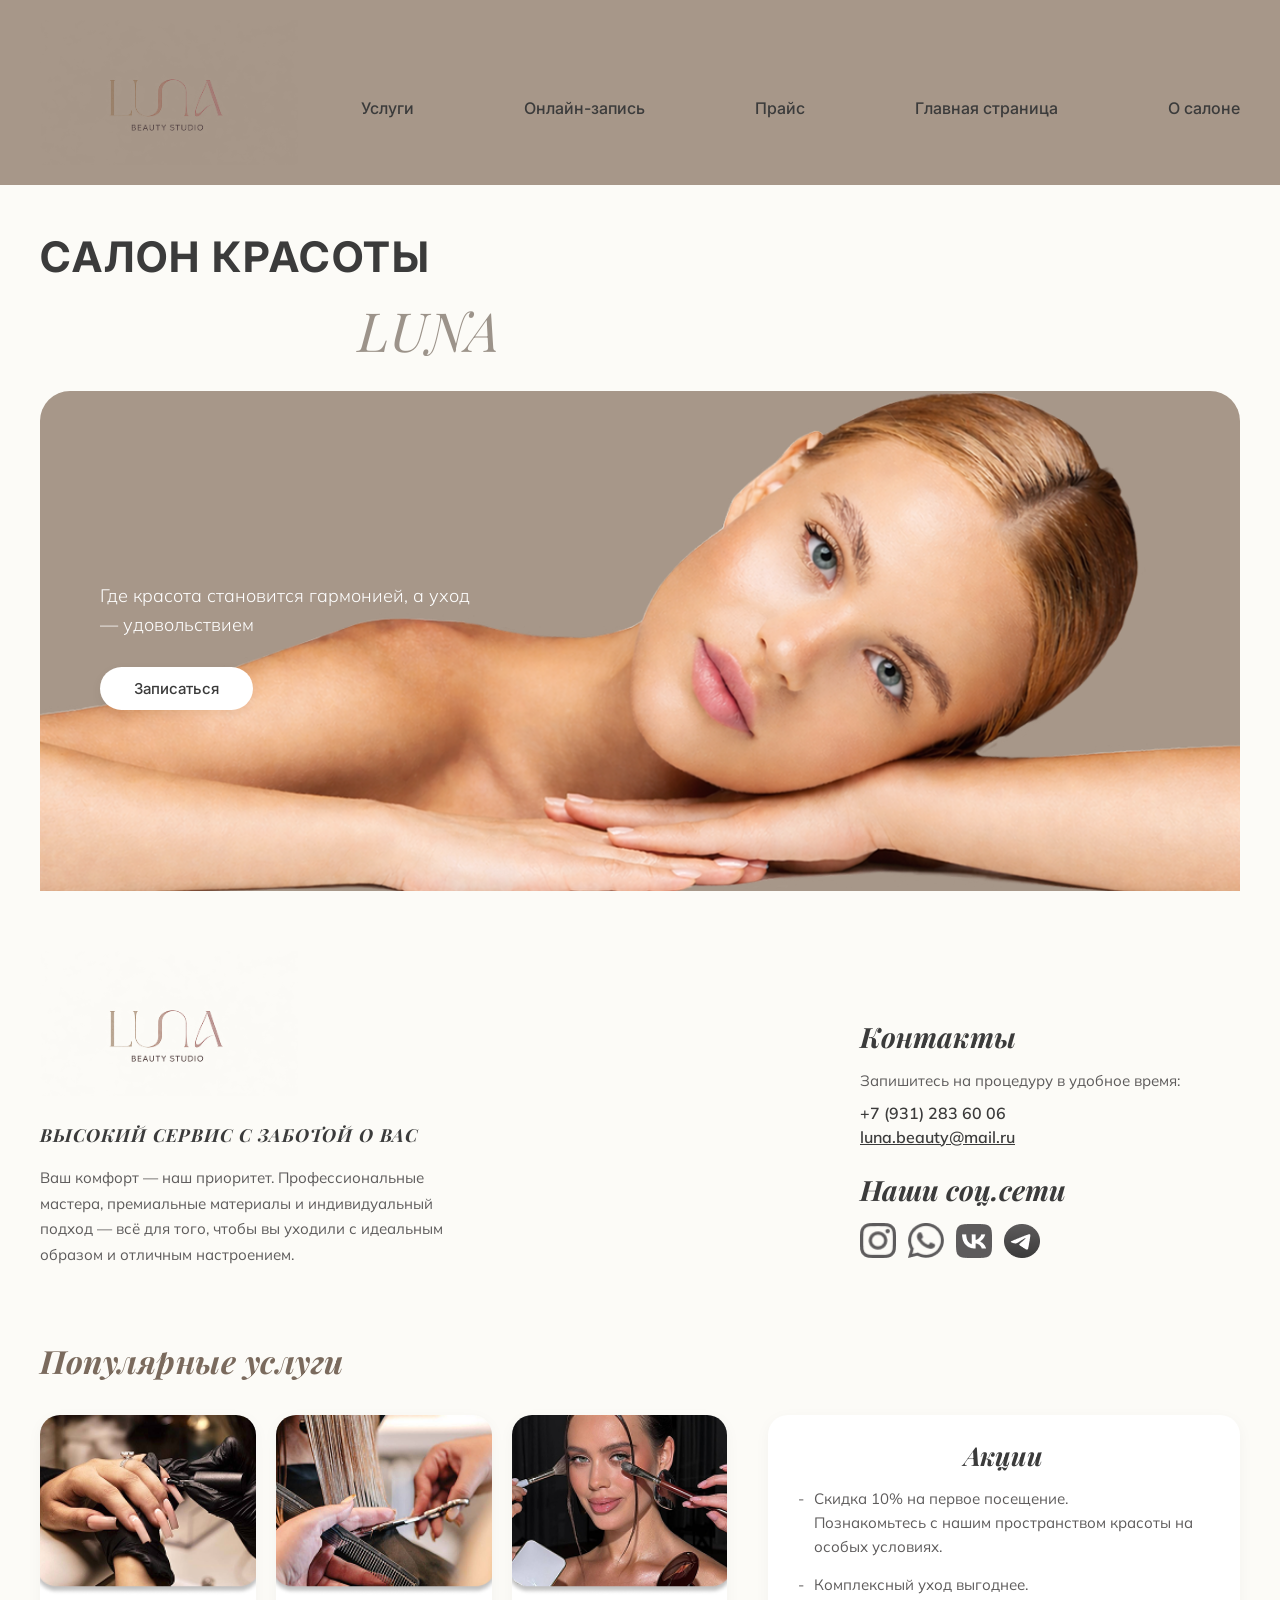
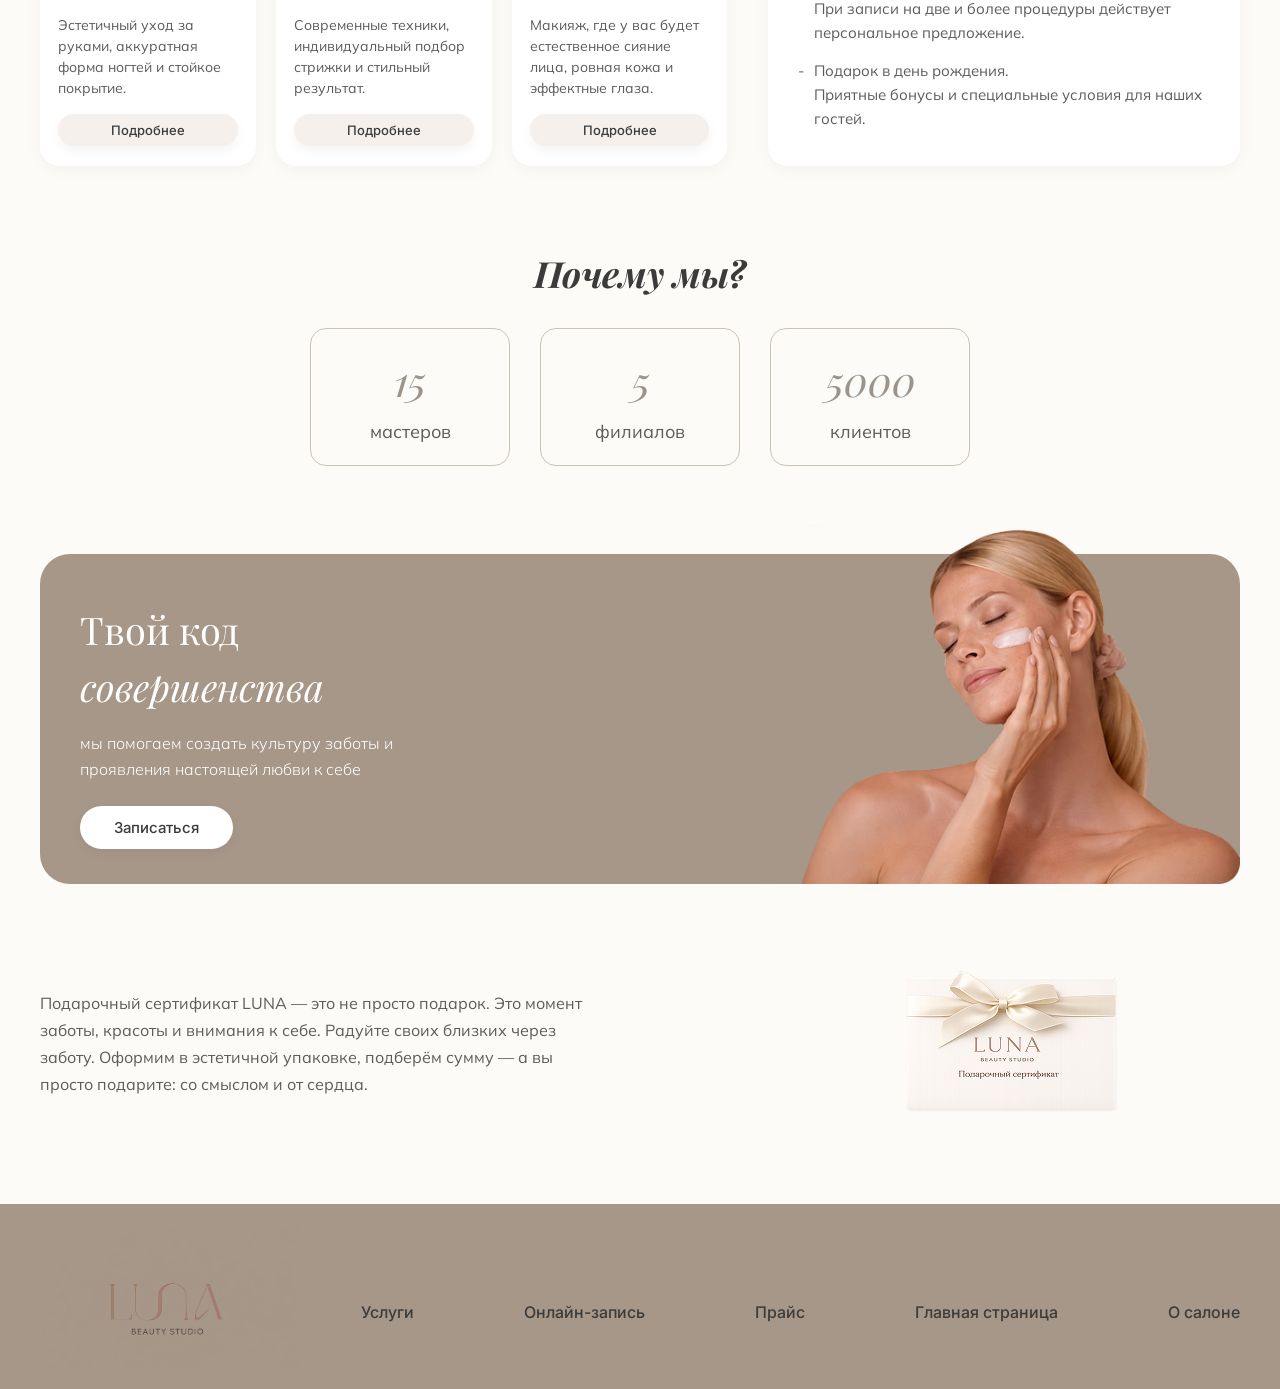
<file: index.html>
<!DOCTYPE html>
<html lang="ru">
<head>
  <meta charset="UTF-8">
  <meta name="viewport" content="width=device-width, initial-scale=1.0">
  <title>Салон красоты LUNA</title>
  <link rel="preconnect" href="https://fonts.googleapis.com">
  <link rel="preconnect" href="https://fonts.gstatic.com" crossorigin>
  <link href="https://fonts.googleapis.com/css2?family=Inter:wght@400;500;700&family=Mulish:wght@300;400;600&family=Playfair+Display:ital,wght@0,400;0,700;1,400&display=swap" rel="stylesheet">
  <link rel="stylesheet" href="css/styles.css">
</head>
<body>

  <header class="header">
    <div class="wrap hrow">
      <img src="img/Frame11.png" class="logo" alt="Логотип">
      <ul class="nav">
        <li><a href="services.html">Услуги</a></li>
        <li><a href="#">Онлайн-запись</a></li>
        <li><a href="price.html">Прайс</a></li>
        <li><a href="index.html">Главная страница</a></li>
        <li><a href="#">О салоне</a></li>
      </ul>
    </div>
  </header>

  <div class="htitle">
    <div class="wrap">
      <h1>САЛОН КРАСОТЫ</h1>
      <span class="luna">LUNA</span>
    </div>
  </div>

  <div class="hero">
    <div class="herocontent">
      <p>Где красота становится гармонией, а уход — удовольствием</p>
      <button class="btn">Записаться</button>
    </div>
    <div class="heroimg">
      <img src="img/glavnayababa.png" class="heroimg-pic" alt="Фото модели">
    </div>
  </div>

  <section class="about">
    <div class="wrap arow">
      <div class="aleft">
        <img src="img/Frame11.png" class="logo" alt="Логотип" style="margin-bottom: 20px;">
        <h2>ВЫСОКИЙ СЕРВИС С ЗАБОТОЙ О ВАС</h2>
        <p>Ваш комфорт — наш приоритет. Профессиональные мастера, премиальные материалы и индивидуальный подход — всё для того, чтобы вы уходили с идеальным образом и отличным настроением.</p>
      </div>
      <div class="aright">
        <h3>Контакты</h3>
        <p class="ctxt">Запишитесь на процедуру в удобное время:</p>
        <div class="citem">+7 (931) 283 60 06</div>
        <div class="citem"><u>luna.beauty@mail.ru</u></div>
        <h3 style="margin-top: 20px;">Наши соц.сети</h3>
        <div class="socials">
          <a href="#"><img src="img/Component1.png" class="socicon" alt="Социальная сеть"></a>
          <a href="#"><img src="img/Component3.png" class="socicon" alt="Социальная сеть"></a>
          <a href="#"><img src="img/Component4.png" class="socicon" alt="Социальная сеть"></a>
          <a href="#"><img src="img/Component2.png" class="socicon" alt="Социальная сеть"></a>
        </div>
      </div>
    </div>
  </section>

  <section class="services">
    <div class="wrap">
      <h2 class="stitle">Популярные услуги</h2>
    </div>
    <div class="wrap srow">
      <div class="cards">
        <div class="card">
          <img src="img/image5.png" class="cardimg" alt="Изображение услуги">
          <div class="cardtxt">
            <p>Эстетичный уход за руками, аккуратная форма ногтей и стойкое покрытие.</p>
            <button class="btn btnsmall">Подробнее</button>
          </div>
        </div>
        <div class="card">
          <img src="img/image9.png" class="cardimg" alt="Изображение услуги">
          <div class="cardtxt">
            <p>Современные техники, индивидуальный подбор стрижки и стильный результат.</p>
            <button class="btn btnsmall">Подробнее</button>
          </div>
        </div>
        <div class="card">
          <img src="img/image10.png" class="cardimg" alt="Изображение услуги">
          <div class="cardtxt">
            <p>Макияж, где у вас будет естественное сияние лица, ровная кожа и эффектные глаза.</p>
            <button class="btn btnsmall">Подробнее</button>
          </div>
        </div>
      </div>
      <div class="promo">
        <h3>Акции</h3>
        <ul>
          <li>Скидка 10% на первое посещение.<br>Познакомьтесь с нашим пространством красоты на особых условиях.</li>
          <li>Комплексный уход выгоднее.<br>При записи на две и более процедуры действует персональное предложение.</li>
          <li>Подарок в день рождения.<br>Приятные бонусы и специальные условия для наших гостей.</li>
        </ul>
      </div>
    </div>
  </section>

  <section class="why">
    <div class="wrap">
      <h2>Почему мы?</h2>
      <div class="whyrow">
        <div class="whyitem">
          <span class="num">15</span>
          <span class="lbl">мастеров</span>
        </div>
        <div class="whyitem">
          <span class="num">5</span>
          <span class="lbl">филиалов</span>
        </div>
        <div class="whyitem">
          <span class="num">5000</span>
          <span class="lbl">клиентов</span>
        </div>
      </div>
    </div>
  </section>

  <section class="perfect">
    <div class="wrap prow">
      <div class="ptxt">
        <h2>Твой код <br><em>совершенства</em></h2>
        <p>мы помогаем создать культуру заботы и проявления настоящей любви к себе</p>
        <button class="btn">Записаться</button>
      </div>
      <div class="pimg">
        <img src="img/IMG_69961.png" class="pimg-pic" alt="Фото работы салона">
      </div>
    </div>
  </section>

  <div class="gift">
    <div class="wrap grow">
      <div class="gtxt">
        <p>Подарочный сертификат LUNA — это не просто подарок. Это момент заботы, красоты и внимания к себе. Радуйте своих близких через заботу. Оформим в эстетичной упаковке, подберём сумму — а вы просто подарите: со смыслом и от сердца.</p>
      </div>
      <div class="gimg">
        <img src="img/image8.png" class="gimg-pic" alt="Фото салона">
      </div>
    </div>
  </div>

  <footer class="footer">
    <div class="wrap frow">
      <img src="img/Frame11.png" class="logo" alt="Логотип">
      <ul class="nav">
        <li><a href="services.html">Услуги</a></li>
        <li><a href="#">Онлайн-запись</a></li>
        <li><a href="price.html">Прайс</a></li>
        <li><a href="index.html">Главная страница</a></li>
        <li><a href="#">О салоне</a></li>
      </ul>
    </div>
  </footer>

</body>
</html>
</file>
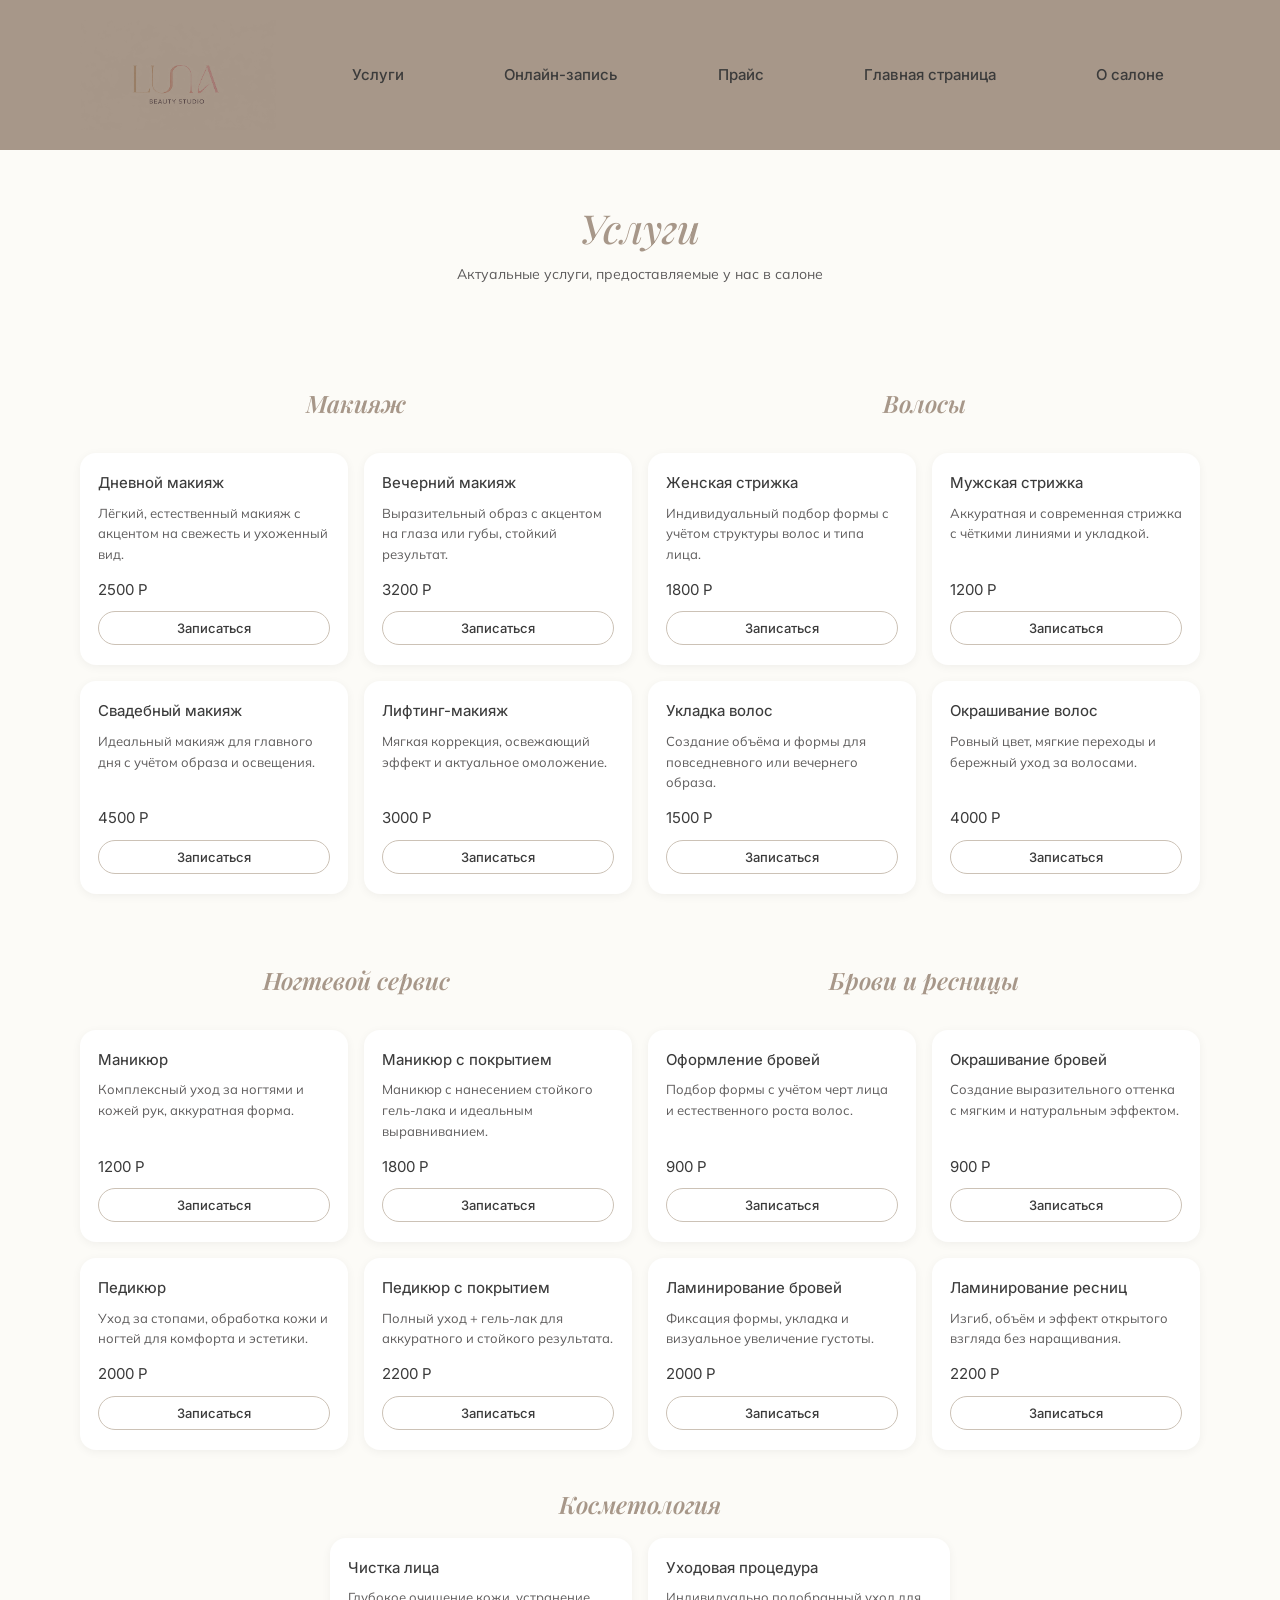
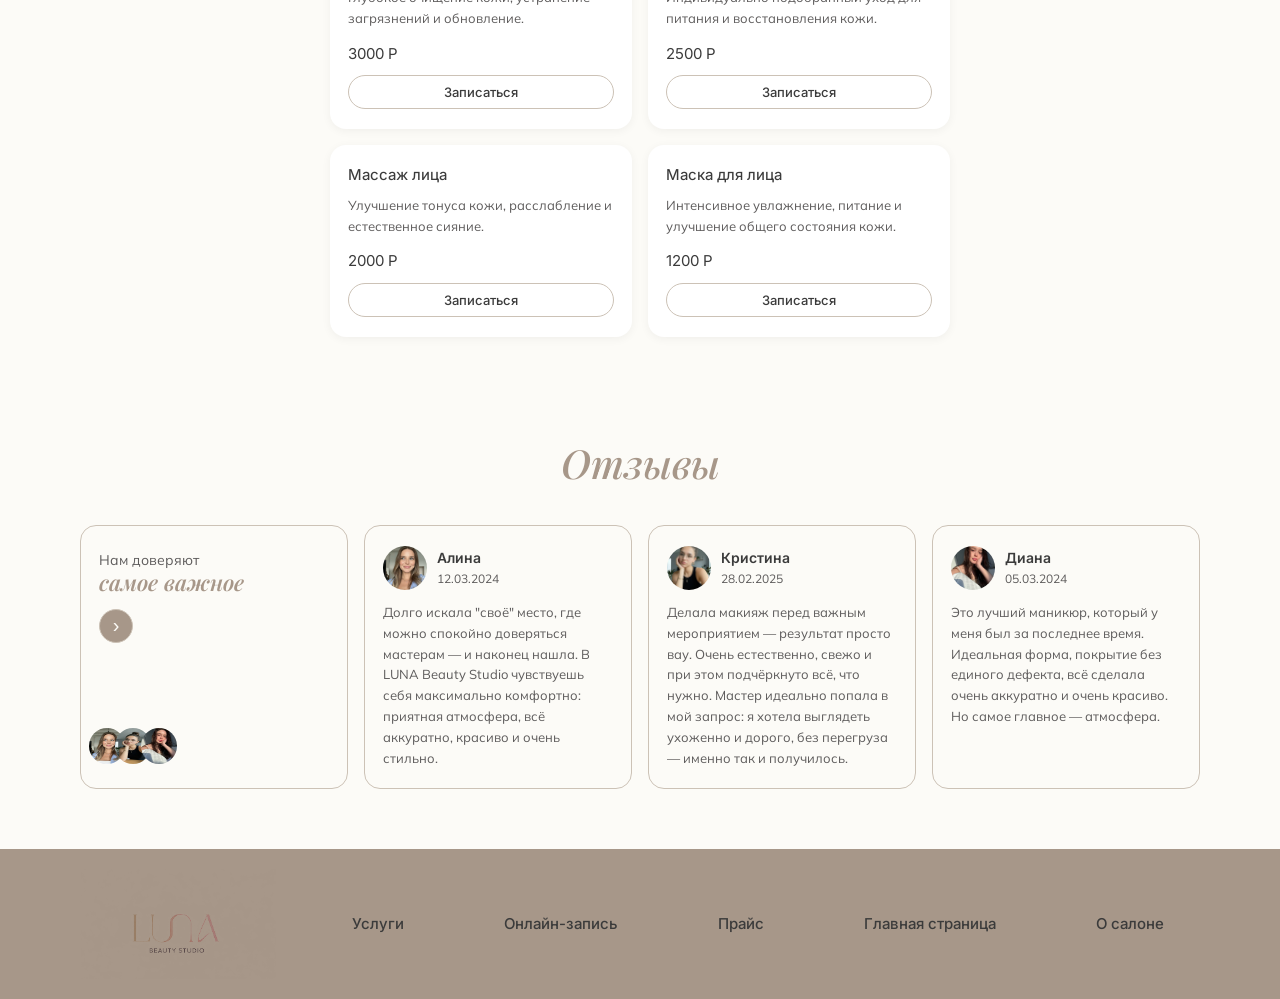
<file: services.html>
<!DOCTYPE html>
<html lang="ru">
<head>
  <meta charset="UTF-8">
  <meta name="viewport" content="width=device-width, initial-scale=1.0">
  <title>Услуги — LUNA Beauty Studio</title>
  <link rel="preconnect" href="https://fonts.googleapis.com">
  <link rel="preconnect" href="https://fonts.gstatic.com" crossorigin>
  <link href="https://fonts.googleapis.com/css2?family=Inter:wght@400;500;700&family=Mulish:wght@300;400;600&family=Playfair+Display:ital,wght@0,400;0,700;1,400&display=swap" rel="stylesheet">
  <link rel="stylesheet" href="css\services.css">
</head>
<body>

  <header class="header">
    <div class="wrap hgrid">
      <img src="img\Frame11.png" class="logo" alt="Логотип салона">
      <nav class="nav">
        <a href="services.html">Услуги</a>
        <a href="#">Онлайн-запись</a>
        <a href="price.html">Прайс</a>
        <a href="index.html">Главная страница</a>
        <a href="#">О салоне</a>
      </nav>
    </div>
  </header>

  <main>

    <section class="intro">
      <div class="wrap">
        <h1 class="ptitle">Услуги</h1>
        <p class="psub">Актуальные услуги, предоставляемые у нас в салоне</p>
      </div>
    </section>

    <section class="cats">
      <div class="wrap">

        <div class="dualhead">
          <h2 class="cattitle">Макияж</h2>
          <h2 class="cattitle">Волосы</h2>
        </div>
        <div class="cgrid">
          <div class="scard">
            <h3>Дневной макияж</h3>
            <p>Лёгкий, естественный макияж с акцентом на свежесть и ухоженный вид.</p>
            <div class="cfoot">
              <span class="price">2500 Р</span>
              <button class="btn">Записаться</button>
            </div>
          </div>
          <div class="scard">
            <h3>Вечерний макияж</h3>
            <p>Выразительный образ с акцентом на глаза или губы, стойкий результат.</p>
            <div class="cfoot">
              <span class="price">3200 Р</span>
              <button class="btn">Записаться</button>
            </div>
          </div>
          <div class="scard">
            <h3>Женская стрижка</h3>
            <p>Индивидуальный подбор формы с учётом структуры волос и типа лица.</p>
            <div class="cfoot">
              <span class="price">1800 Р</span>
              <button class="btn">Записаться</button>
            </div>
          </div>
          <div class="scard">
            <h3>Мужская стрижка</h3>
            <p>Аккуратная и современная стрижка с чёткими линиями и укладкой.</p>
            <div class="cfoot">
              <span class="price">1200 Р</span>
              <button class="btn">Записаться</button>
            </div>
          </div>
          <div class="scard">
            <h3>Свадебный макияж</h3>
            <p>Идеальный макияж для главного дня с учётом образа и освещения.</p>
            <div class="cfoot">
              <span class="price">4500 Р</span>
              <button class="btn">Записаться</button>
            </div>
          </div>
          <div class="scard">
            <h3>Лифтинг-макияж</h3>
            <p>Мягкая коррекция, освежающий эффект и актуальное омоложение.</p>
            <div class="cfoot">
              <span class="price">3000 Р</span>
              <button class="btn">Записаться</button>
            </div>
          </div>
          <div class="scard">
            <h3>Укладка волос</h3>
            <p>Создание объёма и формы для повседневного или вечернего образа.</p>
            <div class="cfoot">
              <span class="price">1500 Р</span>
              <button class="btn">Записаться</button>
            </div>
          </div>
          <div class="scard">
            <h3>Окрашивание волос</h3>
            <p>Ровный цвет, мягкие переходы и бережный уход за волосами.</p>
            <div class="cfoot">
              <span class="price">4000 Р</span>
              <button class="btn">Записаться</button>
            </div>
          </div>
        </div>

        <div class="dualhead">
          <h2 class="cattitle">Ногтевой сервис</h2>
          <h2 class="cattitle">Брови и ресницы</h2>
        </div>
        <div class="cgrid">
          <div class="scard">
            <h3>Маникюр</h3>
            <p>Комплексный уход за ногтями и кожей рук, аккуратная форма.</p>
            <div class="cfoot">
              <span class="price">1200 Р</span>
              <button class="btn">Записаться</button>
            </div>
          </div>
          <div class="scard">
            <h3>Маникюр с покрытием</h3>
            <p>Маникюр с нанесением стойкого гель-лака и идеальным выравниванием.</p>
            <div class="cfoot">
              <span class="price">1800 Р</span>
              <button class="btn">Записаться</button>
            </div>
          </div>
          <div class="scard">
            <h3>Оформление бровей</h3>
            <p>Подбор формы с учётом черт лица и естественного роста волос.</p>
            <div class="cfoot">
              <span class="price">900 Р</span>
              <button class="btn">Записаться</button>
            </div>
          </div>
          <div class="scard">
            <h3>Окрашивание бровей</h3>
            <p>Создание выразительного оттенка с мягким и натуральным эффектом.</p>
            <div class="cfoot">
              <span class="price">900 Р</span>
              <button class="btn">Записаться</button>
            </div>
          </div>
          <div class="scard">
            <h3>Педикюр</h3>
            <p>Уход за стопами, обработка кожи и ногтей для комфорта и эстетики.</p>
            <div class="cfoot">
              <span class="price">2000 Р</span>
              <button class="btn">Записаться</button>
            </div>
          </div>
          <div class="scard">
            <h3>Педикюр с покрытием</h3>
            <p>Полный уход + гель-лак для аккуратного и стойкого результата.</p>
            <div class="cfoot">
              <span class="price">2200 Р</span>
              <button class="btn">Записаться</button>
            </div>
          </div>
          <div class="scard">
            <h3>Ламинирование бровей</h3>
            <p>Фиксация формы, укладка и визуальное увеличение густоты.</p>
            <div class="cfoot">
              <span class="price">2000 Р</span>
              <button class="btn">Записаться</button>
            </div>
          </div>
          <div class="scard">
            <h3>Ламинирование ресниц</h3>
            <p>Изгиб, объём и эффект открытого взгляда без наращивания.</p>
            <div class="cfoot">
              <span class="price">2200 Р</span>
              <button class="btn">Записаться</button>
            </div>
          </div>
        </div>

        <h2 class="cattitle">Косметология</h2>
        <div class="cgrid cgrid2">
          <div class="scard">
            <h3>Чистка лица</h3>
            <p>Глубокое очищение кожи, устранение загрязнений и обновление.</p>
            <div class="cfoot">
              <span class="price">3000 Р</span>
              <button class="btn">Записаться</button>
            </div>
          </div>
          <div class="scard">
            <h3>Уходовая процедура</h3>
            <p>Индивидуально подобранный уход для питания и восстановления кожи.</p>
            <div class="cfoot">
              <span class="price">2500 Р</span>
              <button class="btn">Записаться</button>
            </div>
          </div>
          <div class="scard">
            <h3>Массаж лица</h3>
            <p>Улучшение тонуса кожи, расслабление и естественное сияние.</p>
            <div class="cfoot">
              <span class="price">2000 Р</span>
              <button class="btn">Записаться</button>
            </div>
          </div>
          <div class="scard">
            <h3>Маска для лица</h3>
            <p>Интенсивное увлажнение, питание и улучшение общего состояния кожи.</p>
            <div class="cfoot">
              <span class="price">1200 Р</span>
              <button class="btn">Записаться</button>
            </div>
          </div>
        </div>

      </div>
    </section>

    <section class="reviews">
      <div class="wrap">
        <h2 class="ptitle">Отзывы</h2>
        <div class="rgrid">

          <div class="rtrust">
            <p class="rlabel">Нам доверяют</p>
            <p class="rscript">самое важное</p>
            <button class="rarrow">›</button>
            <div class="ravatars">
              <img src="img\111.jpg" class="rav" alt="Фото клиента">
              <img src="img\222.jpg" class="rav" alt="Фото клиента">
              <img src="img\333.jpg" class="rav" alt="Фото клиента">
            </div>
          </div>

          <div class="rcard">
            <div class="rhead">
              <img src="img\111.jpg" class="rava" alt="Фото клиента Алины">
              <div class="rinfo">
                <strong>Алина</strong>
                <span>12.03.2024</span>
              </div>
            </div>
            <p>Долго искала "своё" место, где можно спокойно доверяться мастерам — и наконец нашла. В LUNA Beauty Studio чувствуешь себя максимально комфортно: приятная атмосфера, всё аккуратно, красиво и очень стильно.</p>
          </div>

          <div class="rcard">
            <div class="rhead">
              <img src="img\222.jpg" class="rava" alt="Фото клиента Кристины">
              <div class="rinfo">
                <strong>Кристина</strong>
                <span>28.02.2025</span>
              </div>
            </div>
            <p>Делала макияж перед важным мероприятием — результат просто вау. Очень естественно, свежо и при этом подчёркнуто всё, что нужно. Мастер идеально попала в мой запрос: я хотела выглядеть ухоженно и дорого, без перегруза — именно так и получилось.</p>
          </div>

          <div class="rcard">
            <div class="rhead">
              <img src="img\333.jpg" class="rava" alt="Фото клиента Дианы">
              <div class="rinfo">
                <strong>Диана</strong>
                <span>05.03.2024</span>
              </div>
            </div>
            <p>Это лучший маникюр, который у меня был за последнее время. Идеальная форма, покрытие без единого дефекта, всё сделала очень аккуратно и очень красиво. Но самое главное — атмосфера.</p>
          </div>

        </div>
      </div>
    </section>

  </main>

  <footer class="footer">
    <div class="wrap hgrid">
      <img src="img\Frame11.png" class="logo" alt="Логотип салона">
      <nav class="nav">
        <a href="services.html">Услуги</a>
        <a href="#">Онлайн-запись</a>
        <a href="price.html">Прайс</a>
        <a href="index.html">Главная страница</a>
        <a href="#">О салоне</a>
      </nav>
    </div>
  </footer>

</body>
</html>
</file>
<file: css/styles.css>
:root {
  --accent: #F5978A;
  --light: #FCFBF7;
  --secondary: #5D5B5B;
  --primary: #3B3B3B;
  --beige: #D9D2CC;
  --beige-dark: #C1B6A9;
  --f-head: 'Inter', sans-serif;
  --f-script: 'Playfair Display', serif;
  --f-body: 'Mulish', sans-serif;
}

*{
  margin: 0;
  padding: 0;
  box-sizing: border-box;
}

body {
  font-family: var(--f-body);
  background: var(--light);
  color: var(--secondary);
  line-height: 1.5;
}

.wrap {
  max-width: 1440px;
  margin: 0 auto;
  padding: 0 40px;
}

.header { 
  background: #A79789; 
  padding: 20px 0; 
}

.hrow {
  display: flex;
  justify-content: space-between;
  align-items: center;
}

.logo {
  height: 145px;
  width: auto;
}

.nav {
  display: flex;
  gap: 110px;
  list-style: none;
  margin-top: 30px;
}

.nav a {
  text-decoration: none;
  color: var(--primary);
  font-family: var(--f-head);
  font-weight: 500;
  font-size: 16px;
  transition: 0.3s;
}

.nav a:hover {
  color: #C1B6A9;
}

.htitle {
  background: var(--light);
  padding: 40px 0 20px;
}

.htitle h1 {
  font-family: var(--f-head);
  font-weight: 700;
  font-size: 42px;
  color: var(--primary);
  letter-spacing: 2px;
  margin-bottom: 12px;
}

.luna {
  font-family: var(--f-script);
  font-style: italic;
  font-size: 54px;
  color: #9C938A;
  margin-top: -10px;
  margin-left: 20px;
  display: inline-block;
  animation: slidein 1.6s ease-out forwards;
}

@keyframes slidein {
  0% { transform: translateX(-120%); opacity: 0; }
  100% { transform: translateX(210%); opacity: 1; }
}

.hero {
  background: #A79789;
  border-radius: 30px 30px 0 0;
  margin: 0 40px 30px;
  display: flex;
  align-items: center;
  justify-content: space-between;
  min-height: 500px;
  padding: 10px 40px 0 60px;
  position: relative;
  overflow: visible;
}

.herocontent {
  max-width: 380px;
  z-index: 2;
}

.herocontent p {
  font-size: 18px;
  line-height: 1.6;
  color: #fff;
  margin-bottom: 28px;
  font-weight: 300;
}

.heroimg {
  position: absolute;
  right: 0;
  bottom: 0;
  width: 100%;
  height: 100%;
  z-index: 1;
  overflow: visible;
}

.heroimg-pic {
  width: 100%;
  height: 100%;
  object-fit: cover;
  object-position: center right;
  display: block;
}

.btn {
  background: #fff;
  border: none;
  padding: 12px 34px;
  border-radius: 60px;
  font-family: var(--f-head);
  font-weight: 500;
  font-size: 15px;
  color: var(--primary);
  cursor: pointer;
  transition: 0.3s;
  box-shadow: 0 4px 12px rgba(0,0,0,0.05);
}

.btn:hover { color: #9C938A; }

.btn:active {
  transform: translateY(4px);
  box-shadow: 0 1px 2px rgba(0,0,0,0.09);
}

.btnsmall {
  padding: 8px 20px;
  font-size: 13px;
  width: 100%;
}

.about {
  padding: 30px 0;
}

.arow {
  display: flex;
  gap: 60px;
  align-items: flex-start;
}

.aleft {
  flex: 2;
}

.aleft h2 {
  font-family: var(--f-script);
  font-style: italic;
  font-weight: 700;
  font-size: 18px;
  text-transform: uppercase;
  letter-spacing: 1px;
  color: var(--primary);
  margin-bottom: 16px;
}

.aleft p {
  max-width: 420px;
  font-size: 15px;
  line-height: 1.7;
}

.aright {
  flex: 1;
}

.aright h3 {
  font-family: var(--f-script);
  font-style: italic;
  font-size: 28px;
  color: var(--primary);
  margin-bottom: 12px;
  margin-top: 65px;
}

.ctxt { font-size: 15px; margin-bottom: 8px; }

.citem {
  font-size: 16px;
  font-weight: 600;
  color: var(--primary);
}

.socials {
  display: flex;
  gap: 12px;
  margin-top: 12px;
}

.socicon {
  width: 36px;
  height: 36px;
  display: block;
  object-fit: contain;
}

.services {
  padding: 40px 0;
  background: var(--light);
}

.stitle {
  font-family: var(--f-script);
  font-style: italic;
  font-size: 32px;
  color: #7A6A5D;
  margin-bottom: 30px;
  letter-spacing: 0.5px;
}

.srow {
  display: flex;
  gap: 40px;
  align-items: stretch;
}

.cards {
  flex: 2;
  display: flex;
  gap: 20px;
  align-items: stretch;
}

.card {
  flex: 1;
  background: #fff;
  border-radius: 20px;
  overflow: hidden;
  box-shadow: 0 4px 16px rgba(0,0,0,0.04);
  transition: 0.3s;
  display: flex;
  flex-direction: column;
}

.cardimg {
  width: 100%;
  height: 180px;
  object-fit: cover;
  display: block;
}

.cardtxt {
  padding: 20px 18px;
  display: flex;
  flex-direction: column;
  flex: 1;
}

.cardtxt p {
  font-size: 14px;
  line-height: 1.5;
  margin-bottom: 14px;
  flex: 1;
}

.cardtxt .btn {
  background: #f5f0eb;

}

.cardtxt .btn:hover {
  background: #ece4dd;
}

.promo {
  flex: 1.2;
  background: #fff;
  border-radius: 20px;
  padding: 21px 30px;
  box-shadow: 0 4px 16px rgba(0,0,0,0.04);
  align-self: stretch;
}

.promo h3 {
  font-family: var(--f-script);
  font-style: italic;
  font-size: 26px;
  color: var(--primary);
  margin-bottom: 12px;
  text-align: center;
}

.promo ul {
  list-style: none;
  font-size: 15px;
  line-height: 1.6;
}

.promo ul li {
  margin-bottom: 14px;
  padding-left: 16px;
  position: relative;
}

.promo ul li::before {
  content: "-";
  position: absolute;
  left: 0;
}

.why {
  padding: 40px 0 88px;
  text-align: center;
}

.why h2 {
  font-family: var(--f-script);
  font-style: italic;
  font-size: 36px;
  color: var(--primary);
  margin-bottom: 28px;
}

.whyrow {
  display: flex;
  justify-content: center;
  gap: 30px;
}

.whyitem {
  width: 200px;
  padding: 20px 0;
  border: 1px solid #ccc2b6;
  border-radius: 16px;
  display: flex;
  flex-direction: column;
  align-items: center;
}

.num {
  font-family: var(--f-script);
  font-style: italic;
  font-size: 42px;
  color: #9C938A;
  margin-bottom: 6px;
}

.lbl {
  font-size: 18px;
}

.perfect {
  background:#A79789;
  margin: 0 40px 30px;
  border-radius: 30px;
  overflow: visible;
  position: relative;
}

.prow {
  display: flex;
  align-items: center;
  gap: 40px;
  position: relative;
  min-height: 330px;
  padding-top: 40px;
  padding-bottom: 28px;
}

.ptxt {
  max-width: 430px;
  color: #fff;
  z-index: 2;
  flex: 1;
}

.ptxt h2 {
  font-family: var(--f-script);
  font-weight: 400;
  font-size: 38px;
  margin-bottom: 16px;
}

.ptxt p {
  font-size: 16px;
  line-height: 1.6;
  font-weight: 300;
  max-width: 380px;
  margin-bottom: 24px;
}

.pimg {
  position: absolute;
  right: 0;
  bottom: 0;
  width: 540px;
  z-index: 1;
}

.pimg-pic {
  display: block;
  width: 100%;
  height: auto;
}

.gift {
  padding: 30px 0 60px;
}

.grow {
  display: flex;
  flex-wrap: wrap;
  gap: 40px;
  align-items: center;
}

.gtxt {
  flex: 1.5;
  min-width: 280px;
}

.gtxt p {
  font-size: 16px;
  line-height: 1.7;
  max-width: 550px;
}

.gimg {
  flex: 1;
  min-width: 240px;
  border-radius: 16px;
  overflow: hidden;
  display: flex;
  align-items: center;
  justify-content: center;
}

.gimg-pic {
  max-width: 100%;
  height: auto;
  display: block;
}

.footer { 
  background: #A79789; 
  padding: 20px 0; 
}

.frow {
  display: flex;
  justify-content: space-between;
  align-items: center;
}
</file>
